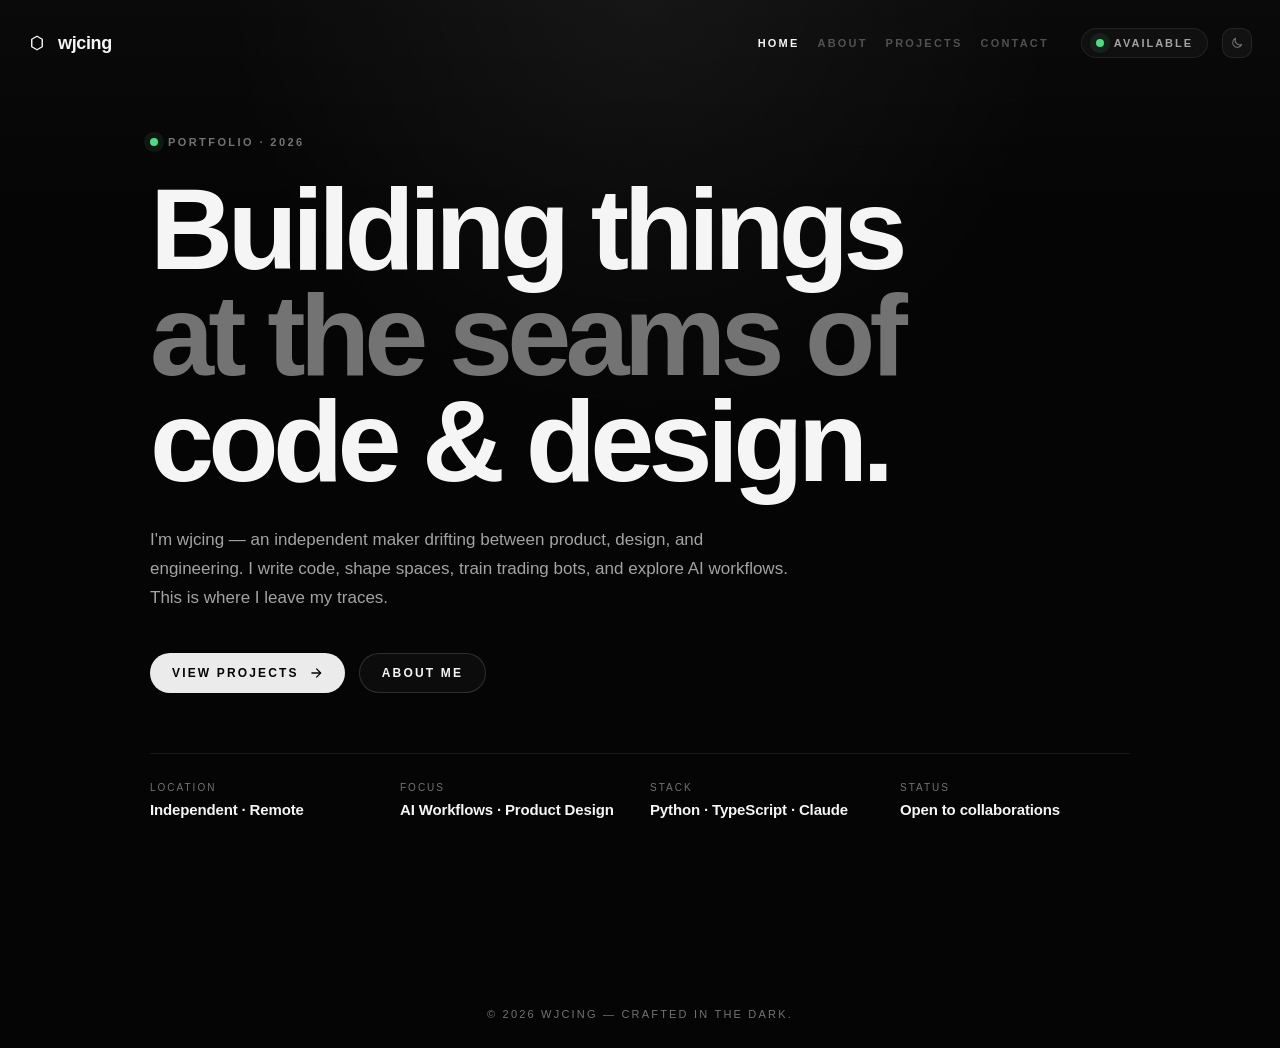
<file: index.html>
<!DOCTYPE html>
<html lang="en">
  <head>
    <meta charset="UTF-8" />
    <meta name="viewport" content="width=device-width, initial-scale=1.0" />
    <meta name="description" content="wjcing — personal portfolio." />
    <meta name="theme-color" content="#050505" />
    <title>wjcing</title>
    <script src="./scripts/theme.js"></script>
    <link rel="stylesheet" href="./styles/shared.css" />
    <link rel="stylesheet" href="./styles/home.css" />
  </head>
  <body data-page="home">
    <div class="app-shell">
      <header class="topbar">
        <a class="brand" href="./index.html" aria-label="Home">
          <svg viewBox="0 0 24 24" aria-hidden="true">
            <path d="M12 3 19 7v10l-7 4-7-4V7Z"></path>
          </svg>
          <span class="brand-name">wjcing</span>
        </a>

        <nav class="nav" aria-label="Site sections">
          <a class="nav-link is-active" href="./index.html">Home</a>
          <a class="nav-link" href="./about.html">About</a>
          <a class="nav-link" href="./projects.html">Projects</a>
          <a class="nav-link" href="./contact.html">Contact</a>
        </nav>

        <div class="session-cluster" aria-label="Session">
          <div class="status-chip">
            <span class="status-dot" aria-hidden="true"></span>
            Available
          </div>
          <button
            class="theme-toggle"
            type="button"
            data-theme-toggle
            aria-label="Switch to light mode"
            aria-pressed="false"
            title="Switch to light mode"
          >
            <svg class="theme-toggle-icon theme-toggle-icon--moon" viewBox="0 0 24 24" aria-hidden="true">
              <path d="M20 14.5A8 8 0 0 1 9.5 4a8 8 0 1 0 10.5 10.5Z"></path>
            </svg>
            <svg class="theme-toggle-icon theme-toggle-icon--sun" viewBox="0 0 24 24" aria-hidden="true">
              <circle cx="12" cy="12" r="4"></circle>
              <path d="M12 3v2"></path><path d="M12 19v2"></path>
              <path d="M3 12h2"></path><path d="M19 12h2"></path>
              <path d="m5.6 5.6 1.4 1.4"></path><path d="m17 17 1.4 1.4"></path>
              <path d="m5.6 18.4 1.4-1.4"></path><path d="m17 7 1.4-1.4"></path>
            </svg>
          </button>
        </div>
      </header>

      <main class="page-main" aria-label="Home">
        <section class="hero">
          <div class="hero-kicker">
            <span class="status-dot" aria-hidden="true"></span>
            Portfolio · 2026
          </div>

          <h1 class="hero-title">
            Building things<br />
            <em class="accent">at the seams of</em><br />
            code &amp; design.
          </h1>

          <p class="hero-copy">
            I'm wjcing — an independent maker drifting between product, design,
            and engineering. I write code, shape spaces, train trading bots,
            and explore AI workflows. This is where I leave my traces.
          </p>

          <div class="hero-actions">
            <a class="btn-invert" href="./projects.html">
              View Projects
              <svg viewBox="0 0 24 24" width="14" height="14" stroke="currentColor" stroke-width="2.2" fill="none" stroke-linecap="round" stroke-linejoin="round" aria-hidden="true">
                <path d="M5 12h14"></path><path d="m13 5 7 7-7 7"></path>
              </svg>
            </a>
            <a class="btn-ghost" href="./about.html">About Me</a>
          </div>

          <div class="hero-meta">
            <div class="hero-meta-item">
              <span class="hero-meta-label">Location</span>
              <span class="hero-meta-value">Independent · Remote</span>
            </div>
            <div class="hero-meta-item">
              <span class="hero-meta-label">Focus</span>
              <span class="hero-meta-value">AI Workflows · Product Design</span>
            </div>
            <div class="hero-meta-item">
              <span class="hero-meta-label">Stack</span>
              <span class="hero-meta-value">Python · TypeScript · Claude</span>
            </div>
            <div class="hero-meta-item">
              <span class="hero-meta-label">Status</span>
              <span class="hero-meta-value">Open to collaborations</span>
            </div>
          </div>
        </section>
      </main>

      <footer class="site-foot">© 2026 wjcing — Crafted in the dark.</footer>
    </div>
  </body>
</html>
</file>
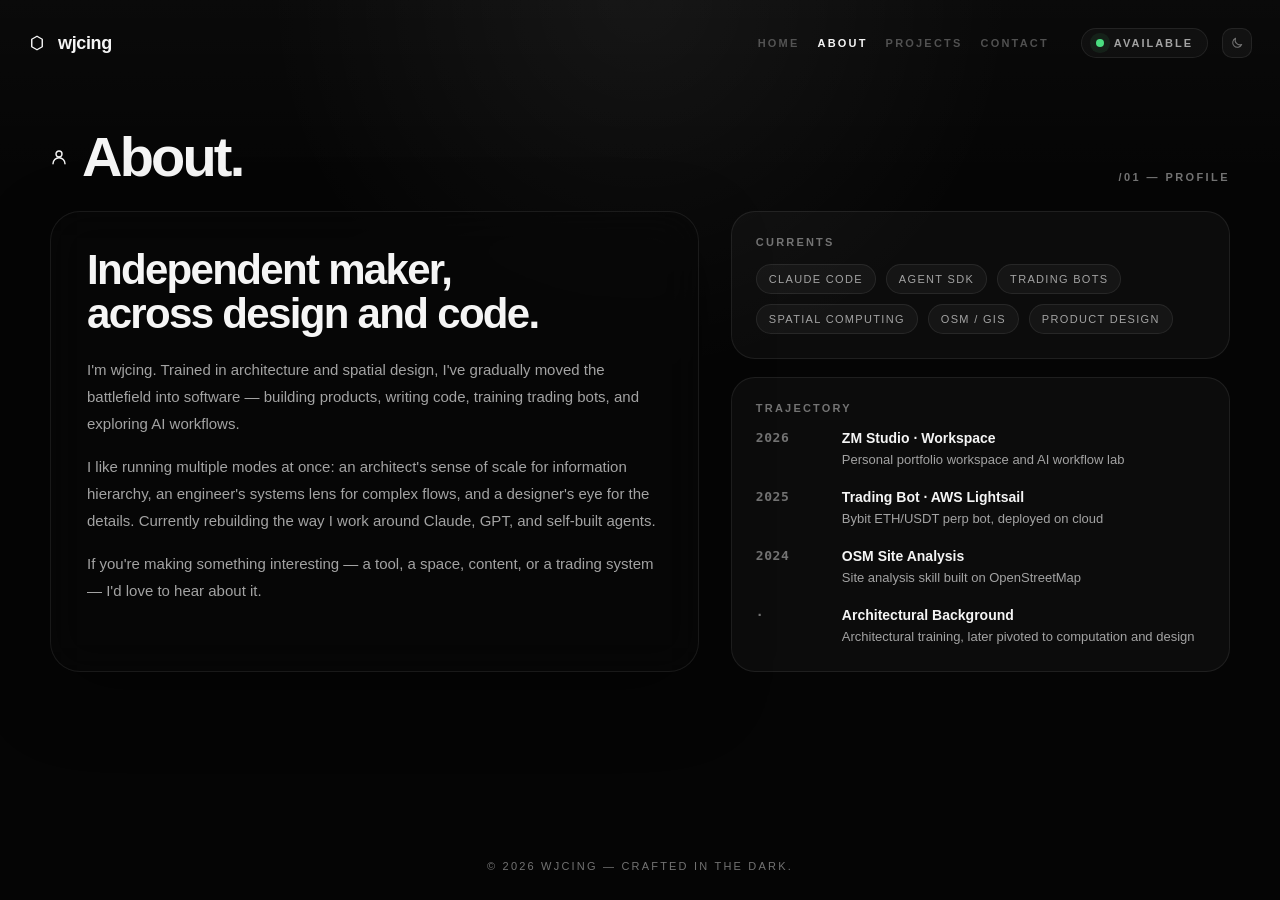
<file: about.html>
<!DOCTYPE html>
<html lang="en">
  <head>
    <meta charset="UTF-8" />
    <meta name="viewport" content="width=device-width, initial-scale=1.0" />
    <meta name="description" content="About wjcing." />
    <meta name="theme-color" content="#050505" />
    <title>About · wjcing</title>
    <script src="./scripts/theme.js"></script>
    <link rel="stylesheet" href="./styles/shared.css" />
    <link rel="stylesheet" href="./styles/about.css" />
  </head>
  <body data-page="about">
    <div class="app-shell">
      <header class="topbar">
        <a class="brand" href="./index.html" aria-label="Home">
          <svg viewBox="0 0 24 24" aria-hidden="true">
            <path d="M12 3 19 7v10l-7 4-7-4V7Z"></path>
          </svg>
          <span class="brand-name">wjcing</span>
        </a>

        <nav class="nav" aria-label="Site sections">
          <a class="nav-link" href="./index.html">Home</a>
          <a class="nav-link is-active" href="./about.html">About</a>
          <a class="nav-link" href="./projects.html">Projects</a>
          <a class="nav-link" href="./contact.html">Contact</a>
        </nav>

        <div class="session-cluster">
          <div class="status-chip"><span class="status-dot" aria-hidden="true"></span>Available</div>
          <button class="theme-toggle" type="button" data-theme-toggle aria-label="Switch to light mode">
            <svg class="theme-toggle-icon theme-toggle-icon--moon" viewBox="0 0 24 24" aria-hidden="true">
              <path d="M20 14.5A8 8 0 0 1 9.5 4a8 8 0 1 0 10.5 10.5Z"></path>
            </svg>
            <svg class="theme-toggle-icon theme-toggle-icon--sun" viewBox="0 0 24 24" aria-hidden="true">
              <circle cx="12" cy="12" r="4"></circle>
              <path d="M12 3v2"></path><path d="M12 19v2"></path>
              <path d="M3 12h2"></path><path d="M19 12h2"></path>
              <path d="m5.6 5.6 1.4 1.4"></path><path d="m17 17 1.4 1.4"></path>
              <path d="m5.6 18.4 1.4-1.4"></path><path d="m17 7 1.4-1.4"></path>
            </svg>
          </button>
        </div>
      </header>

      <main class="page-main" aria-label="About">
        <div class="section-wrap">
          <div class="section-head">
            <div class="section-kicker">
              <svg class="icon" viewBox="0 0 24 24" aria-hidden="true">
                <circle cx="12" cy="8" r="4"></circle>
                <path d="M4 21c0-4.4 3.6-8 8-8s8 3.6 8 8"></path>
              </svg>
              <h1>About.</h1>
            </div>
            <span class="kicker-label">/01 — Profile</span>
          </div>

          <div class="about-grid">
            <article class="about-lede">
              <h2>Independent maker,<br/>across design and code.</h2>
              <p>
                I'm wjcing. Trained in architecture and spatial design, I've gradually
                moved the battlefield into software — building products, writing code,
                training trading bots, and exploring AI workflows.
              </p>
              <p>
                I like running multiple modes at once: an architect's sense of scale
                for information hierarchy, an engineer's systems lens for complex flows,
                and a designer's eye for the details. Currently rebuilding the way I
                work around Claude, GPT, and self-built agents.
              </p>
              <p>
                If you're making something interesting — a tool, a space, content, or
                a trading system — I'd love to hear about it.
              </p>
            </article>

            <aside class="about-side">
              <section class="about-card">
                <header class="about-card-head">
                  <span class="about-card-kicker">Currents</span>
                </header>
                <div class="tag-row">
                  <span class="tag">Claude Code</span>
                  <span class="tag">Agent SDK</span>
                  <span class="tag">Trading Bots</span>
                  <span class="tag">Spatial Computing</span>
                  <span class="tag">OSM / GIS</span>
                  <span class="tag">Product Design</span>
                </div>
              </section>

              <section class="about-card">
                <header class="about-card-head">
                  <span class="about-card-kicker">Trajectory</span>
                </header>
                <div class="timeline">
                  <div class="timeline-item">
                    <span class="timeline-year">2026</span>
                    <div class="timeline-body">
                      <span class="timeline-title">ZM Studio · Workspace</span>
                      <span class="timeline-note">Personal portfolio workspace and AI workflow lab</span>
                    </div>
                  </div>
                  <div class="timeline-item">
                    <span class="timeline-year">2025</span>
                    <div class="timeline-body">
                      <span class="timeline-title">Trading Bot · AWS Lightsail</span>
                      <span class="timeline-note">Bybit ETH/USDT perp bot, deployed on cloud</span>
                    </div>
                  </div>
                  <div class="timeline-item">
                    <span class="timeline-year">2024</span>
                    <div class="timeline-body">
                      <span class="timeline-title">OSM Site Analysis</span>
                      <span class="timeline-note">Site analysis skill built on OpenStreetMap</span>
                    </div>
                  </div>
                  <div class="timeline-item">
                    <span class="timeline-year">·</span>
                    <div class="timeline-body">
                      <span class="timeline-title">Architectural Background</span>
                      <span class="timeline-note">Architectural training, later pivoted to computation and design</span>
                    </div>
                  </div>
                </div>
              </section>
            </aside>
          </div>
        </div>
      </main>

      <footer class="site-foot">© 2026 wjcing — Crafted in the dark.</footer>
    </div>
  </body>
</html>
</file>
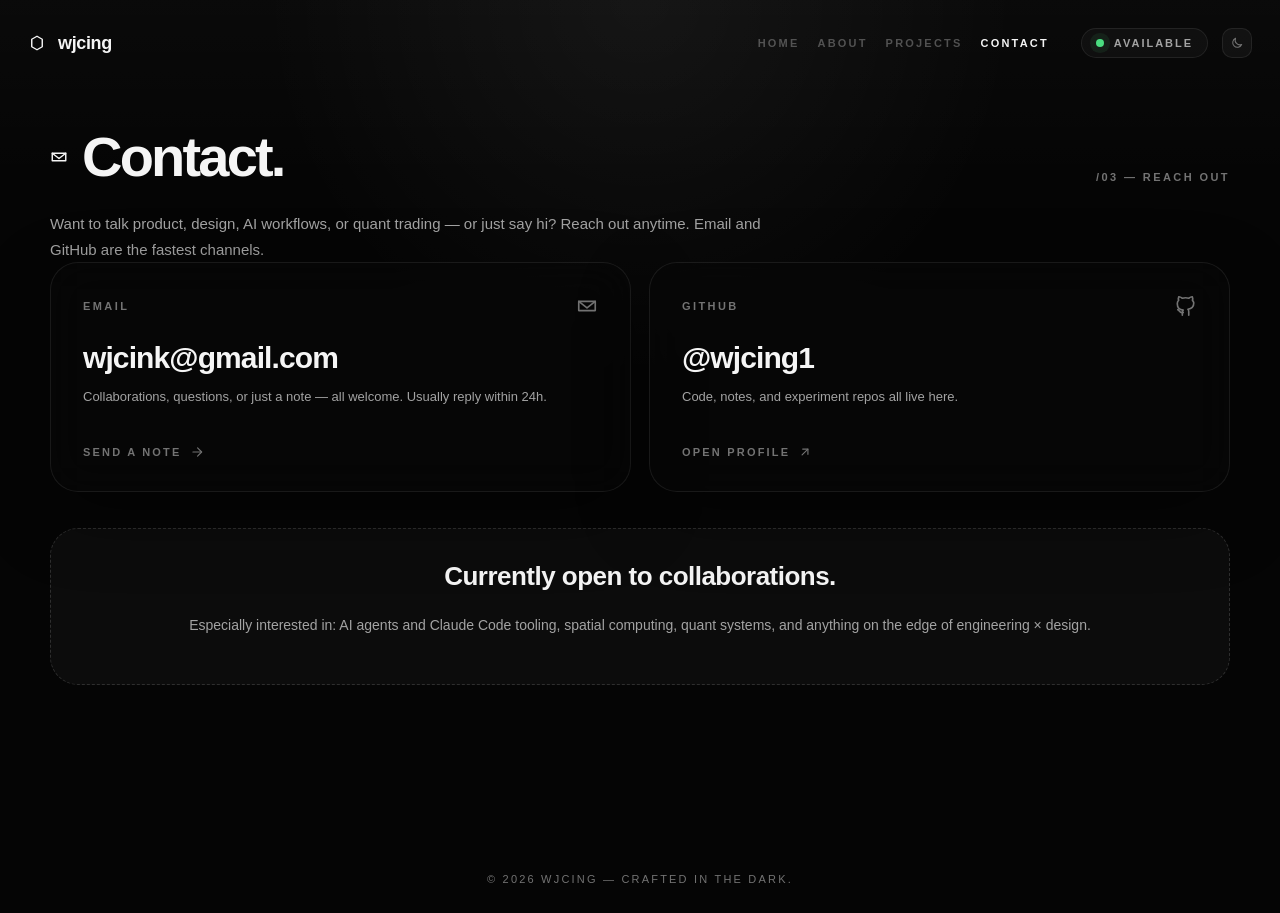
<file: contact.html>
<!DOCTYPE html>
<html lang="en">
  <head>
    <meta charset="UTF-8" />
    <meta name="viewport" content="width=device-width, initial-scale=1.0" />
    <meta name="description" content="Get in touch with wjcing." />
    <meta name="theme-color" content="#050505" />
    <title>Contact · wjcing</title>
    <script src="./scripts/theme.js"></script>
    <link rel="stylesheet" href="./styles/shared.css" />
    <link rel="stylesheet" href="./styles/contact.css" />
  </head>
  <body data-page="contact">
    <div class="app-shell">
      <header class="topbar">
        <a class="brand" href="./index.html" aria-label="Home">
          <svg viewBox="0 0 24 24" aria-hidden="true">
            <path d="M12 3 19 7v10l-7 4-7-4V7Z"></path>
          </svg>
          <span class="brand-name">wjcing</span>
        </a>

        <nav class="nav" aria-label="Site sections">
          <a class="nav-link" href="./index.html">Home</a>
          <a class="nav-link" href="./about.html">About</a>
          <a class="nav-link" href="./projects.html">Projects</a>
          <a class="nav-link is-active" href="./contact.html">Contact</a>
        </nav>

        <div class="session-cluster">
          <div class="status-chip"><span class="status-dot" aria-hidden="true"></span>Available</div>
          <button class="theme-toggle" type="button" data-theme-toggle aria-label="Switch to light mode">
            <svg class="theme-toggle-icon theme-toggle-icon--moon" viewBox="0 0 24 24" aria-hidden="true">
              <path d="M20 14.5A8 8 0 0 1 9.5 4a8 8 0 1 0 10.5 10.5Z"></path>
            </svg>
            <svg class="theme-toggle-icon theme-toggle-icon--sun" viewBox="0 0 24 24" aria-hidden="true">
              <circle cx="12" cy="12" r="4"></circle>
              <path d="M12 3v2"></path><path d="M12 19v2"></path>
              <path d="M3 12h2"></path><path d="M19 12h2"></path>
              <path d="m5.6 5.6 1.4 1.4"></path><path d="m17 17 1.4 1.4"></path>
              <path d="m5.6 18.4 1.4-1.4"></path><path d="m17 7 1.4-1.4"></path>
            </svg>
          </button>
        </div>
      </header>

      <main class="page-main" aria-label="Contact">
        <div class="section-wrap">
          <div class="section-head">
            <div class="section-kicker">
              <svg class="icon" viewBox="0 0 24 24" aria-hidden="true">
                <path d="M3 7h18v10H3z"></path>
                <path d="m3 7 9 7 9-7"></path>
              </svg>
              <h1>Contact.</h1>
            </div>
            <span class="kicker-label">/03 — Reach out</span>
          </div>

          <p class="section-copy">
            Want to talk product, design, AI workflows, or quant trading — or just
            say hi? Reach out anytime. Email and GitHub are the fastest channels.
          </p>

          <div class="contact-grid">
            <a class="contact-card" href="mailto:wjcink@gmail.com">
              <header class="contact-card-head">
                <span class="contact-card-kicker">Email</span>
                <svg class="contact-card-icon" viewBox="0 0 24 24" aria-hidden="true">
                  <path d="M3 7h18v10H3z"></path>
                  <path d="m3 7 9 7 9-7"></path>
                </svg>
              </header>
              <div>
                <div class="contact-card-title">wjcink@gmail.com</div>
                <p class="contact-card-note">Collaborations, questions, or just a note — all welcome. Usually reply within 24h.</p>
              </div>
              <span class="contact-card-arrow">
                Send a note
                <svg viewBox="0 0 24 24" aria-hidden="true"><path d="M5 12h14"></path><path d="m13 5 7 7-7 7"></path></svg>
              </span>
            </a>

            <a class="contact-card" href="https://github.com/wjcing1" target="_blank" rel="noopener noreferrer">
              <header class="contact-card-head">
                <span class="contact-card-kicker">GitHub</span>
                <svg class="contact-card-icon" viewBox="0 0 24 24" aria-hidden="true">
                  <path d="M9 19c-4 1.5-4-2.5-6-3"></path>
                  <path d="M15 22v-3.87a3.37 3.37 0 0 0-.94-2.61c3.14-.35 6.44-1.54 6.44-7A5.44 5.44 0 0 0 19 5.77 5.07 5.07 0 0 0 18.91 2S17.73 1.65 15 3.48a13.38 13.38 0 0 0-7 0C5.27 1.65 4.09 2 4.09 2A5.07 5.07 0 0 0 4 5.77a5.44 5.44 0 0 0-1.5 3.78c0 5.42 3.3 6.61 6.44 7A3.37 3.37 0 0 0 8 19.13V22"></path>
                </svg>
              </header>
              <div>
                <div class="contact-card-title">@wjcing1</div>
                <p class="contact-card-note">Code, notes, and experiment repos all live here.</p>
              </div>
              <span class="contact-card-arrow">
                Open profile
                <svg viewBox="0 0 24 24" aria-hidden="true"><path d="M7 17 17 7"></path><path d="M8 7h9v9"></path></svg>
              </span>
            </a>
          </div>

          <section class="contact-banner">
            <div class="contact-banner-title">Currently open to collaborations.</div>
            <p class="contact-banner-note">
              Especially interested in: AI agents and Claude Code tooling, spatial
              computing, quant systems, and anything on the edge of engineering × design.
            </p>
          </section>
        </div>
      </main>

      <footer class="site-foot">© 2026 wjcing — Crafted in the dark.</footer>
    </div>
  </body>
</html>
</file>
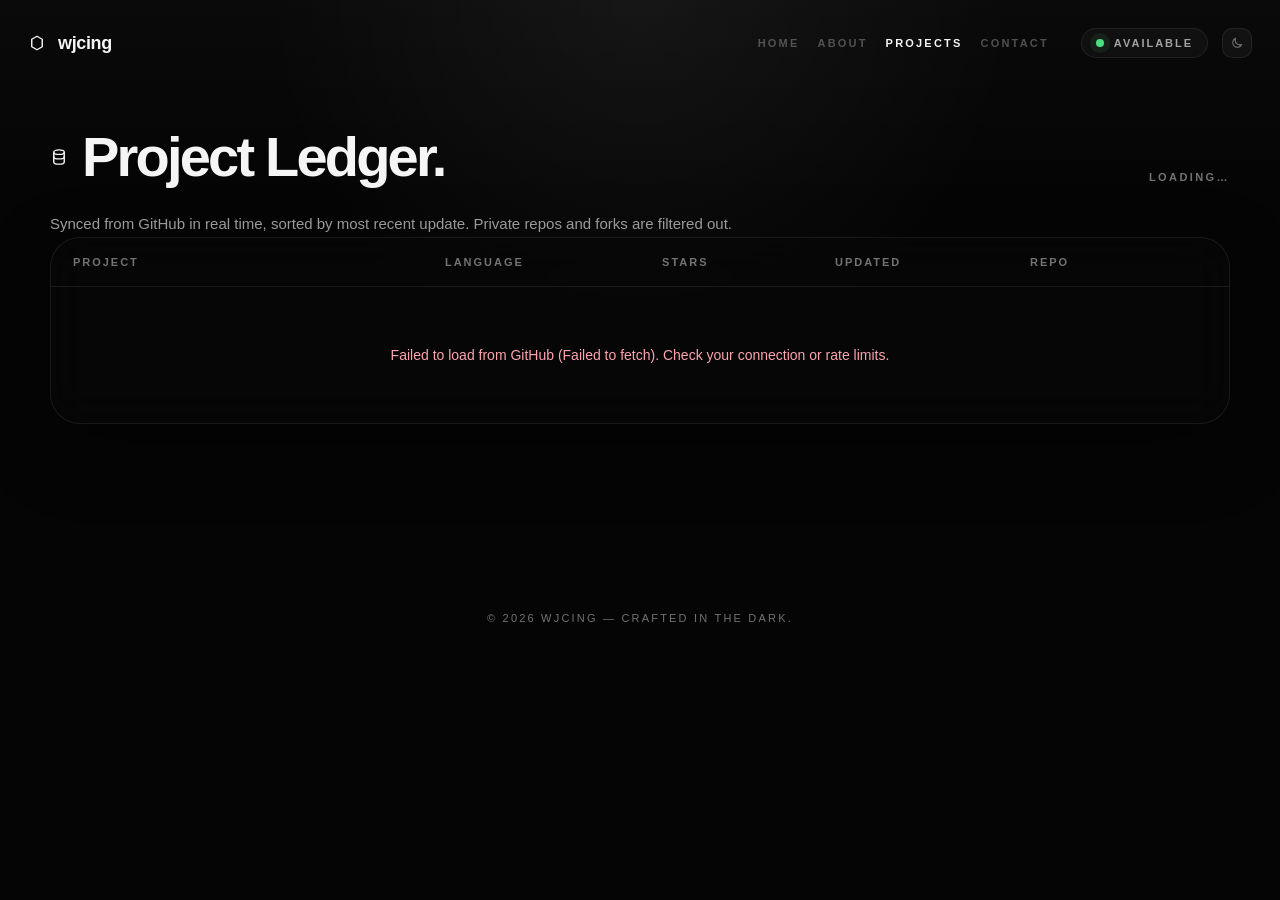
<file: projects.html>
<!DOCTYPE html>
<html lang="en">
  <head>
    <meta charset="UTF-8" />
    <meta name="viewport" content="width=device-width, initial-scale=1.0" />
    <meta name="description" content="wjcing — projects ledger." />
    <meta name="theme-color" content="#050505" />
    <title>Projects · wjcing</title>
    <script src="./scripts/theme.js"></script>
    <link rel="stylesheet" href="./styles/shared.css" />
    <link rel="stylesheet" href="./styles/projects.css" />
  </head>
  <body data-page="projects">
    <div class="app-shell">
      <header class="topbar">
        <a class="brand" href="./index.html" aria-label="Home">
          <svg viewBox="0 0 24 24" aria-hidden="true">
            <path d="M12 3 19 7v10l-7 4-7-4V7Z"></path>
          </svg>
          <span class="brand-name">wjcing</span>
        </a>

        <nav class="nav" aria-label="Site sections">
          <a class="nav-link" href="./index.html">Home</a>
          <a class="nav-link" href="./about.html">About</a>
          <a class="nav-link is-active" href="./projects.html">Projects</a>
          <a class="nav-link" href="./contact.html">Contact</a>
        </nav>

        <div class="session-cluster">
          <div class="status-chip"><span class="status-dot" aria-hidden="true"></span>Available</div>
          <button class="theme-toggle" type="button" data-theme-toggle aria-label="Switch to light mode">
            <svg class="theme-toggle-icon theme-toggle-icon--moon" viewBox="0 0 24 24" aria-hidden="true">
              <path d="M20 14.5A8 8 0 0 1 9.5 4a8 8 0 1 0 10.5 10.5Z"></path>
            </svg>
            <svg class="theme-toggle-icon theme-toggle-icon--sun" viewBox="0 0 24 24" aria-hidden="true">
              <circle cx="12" cy="12" r="4"></circle>
              <path d="M12 3v2"></path><path d="M12 19v2"></path>
              <path d="M3 12h2"></path><path d="M19 12h2"></path>
              <path d="m5.6 5.6 1.4 1.4"></path><path d="m17 17 1.4 1.4"></path>
              <path d="m5.6 18.4 1.4-1.4"></path><path d="m17 7 1.4-1.4"></path>
            </svg>
          </button>
        </div>
      </header>

      <main class="page-main" aria-label="Projects">
        <div class="section-wrap">
          <div class="section-head">
            <div class="section-kicker">
              <svg class="icon" viewBox="0 0 24 24" aria-hidden="true">
                <ellipse cx="12" cy="5.5" rx="7" ry="3"></ellipse>
                <path d="M5 5.5v6c0 1.7 3.1 3 7 3s7-1.3 7-3v-6"></path>
                <path d="M5 11.5v7c0 1.7 3.1 3 7 3s7-1.3 7-3v-7"></path>
              </svg>
              <h1>Project Ledger.</h1>
            </div>
            <span class="kicker-label" id="projectsCount">Loading…</span>
          </div>

          <p class="section-copy">
            Synced from GitHub in real time, sorted by most recent update.
            Private repos and forks are filtered out.
          </p>

          <section class="data-grid" aria-label="GitHub repositories">
            <header class="grid-head" role="row">
              <div>Project</div>
              <div>Language</div>
              <div>Stars</div>
              <div>Updated</div>
              <div>Repo</div>
            </header>
            <div id="projectsBody">
              <div class="grid-loading">
                <span class="skeleton" style="width: 60%; height: 18px"></span>
                <br /><br />
                Pulling from GitHub…
              </div>
            </div>
          </section>
        </div>
      </main>

      <footer class="site-foot">© 2026 wjcing — Crafted in the dark.</footer>
    </div>
    <script src="./scripts/projects.js"></script>
  </body>
</html>
</file>
<file: styles/shared.css>
:root {
  --bg: #050505;
  --panel: rgba(10, 10, 10, 0.82);
  --panel-strong: rgba(15, 15, 15, 0.96);
  --panel-border: rgba(90, 90, 90, 0.22);
  --line: rgba(255, 255, 255, 0.08);
  --line-strong: rgba(255, 255, 255, 0.14);
  --text: #f5f5f5;
  --muted: #a3a3a3;
  --soft: #737373;
  --accent: #d4d4d4;
  --shadow: 0 24px 70px rgba(0, 0, 0, 0.36);
  --radius: 24px;
  --surface-1: rgba(255, 255, 255, 0.03);
  --surface-2: rgba(255, 255, 255, 0.04);
  --surface-3: rgba(255, 255, 255, 0.06);
  --surface-4: rgba(255, 255, 255, 0.08);
  --surface-strong: rgba(255, 255, 255, 0.14);
  --panel-glass: rgba(7, 7, 7, 0.58);
  --panel-glass-strong: rgba(10, 10, 10, 0.82);
  --top-glow-1: rgba(255, 255, 255, 0.05);
  --top-glow-2: rgba(255, 255, 255, 0.02);
  --scrollbar-thumb: #2f2f2f;
  --status-dot: #4ade80;
  --btn-invert-bg: rgba(255, 255, 255, 0.92);
  --btn-invert-fg: #050505;
  color-scheme: dark;
}

:root[data-theme="light"] {
  --bg: #f6f5f2;
  --panel: rgba(255, 255, 255, 0.92);
  --panel-strong: rgba(255, 255, 255, 0.98);
  --panel-border: rgba(0, 0, 0, 0.12);
  --line: rgba(0, 0, 0, 0.08);
  --line-strong: rgba(0, 0, 0, 0.14);
  --text: #111111;
  --muted: #57534e;
  --soft: #78716c;
  --accent: #1a1a1a;
  --shadow: 0 24px 70px rgba(0, 0, 0, 0.10);
  --surface-1: rgba(0, 0, 0, 0.03);
  --surface-2: rgba(0, 0, 0, 0.04);
  --surface-3: rgba(0, 0, 0, 0.06);
  --surface-4: rgba(0, 0, 0, 0.08);
  --surface-strong: rgba(0, 0, 0, 0.14);
  --panel-glass: rgba(255, 255, 255, 0.78);
  --panel-glass-strong: rgba(255, 255, 255, 0.92);
  --top-glow-1: rgba(0, 0, 0, 0.04);
  --top-glow-2: rgba(0, 0, 0, 0.02);
  --scrollbar-thumb: #c8c5be;
  --status-dot: #16a34a;
  --btn-invert-bg: rgba(15, 15, 15, 0.92);
  --btn-invert-fg: #ffffff;
  color-scheme: light;
}

* { box-sizing: border-box; }

html, body {
  margin: 0;
  width: 100%;
  min-height: 100%;
  background:
    radial-gradient(circle at top center, var(--top-glow-1), transparent 34%),
    linear-gradient(180deg, var(--top-glow-2), transparent 20%),
    var(--bg);
  color: var(--text);
  font-family: "Avenir Next", "Helvetica Neue", Helvetica, Arial, "PingFang SC", "Microsoft YaHei", sans-serif;
}

body {
  -webkit-font-smoothing: antialiased;
  text-rendering: optimizeLegibility;
}

a, button, input, textarea { font: inherit; }
a { color: inherit; }
button { border: 0; background: none; color: inherit; cursor: pointer; }
img { display: block; max-width: 100%; }

.app-shell {
  position: relative;
  min-height: 100vh;
  isolation: isolate;
}

/* ---------- Top bar ---------- */
.topbar {
  position: fixed;
  top: 0; left: 0; right: 0;
  z-index: 40;
  display: flex;
  align-items: center;
  gap: 24px;
  padding: 28px 28px 0;
  pointer-events: none;
}

.brand, .nav, .session-cluster { pointer-events: auto; }

.brand {
  display: inline-flex;
  align-items: center;
  gap: 12px;
  text-decoration: none;
}

.brand svg { transition: transform 0.65s ease; }
.brand:hover svg { transform: rotate(90deg); }

.brand-name {
  font-size: 18px;
  font-weight: 700;
  letter-spacing: -0.02em;
}

.nav {
  display: inline-flex;
  align-items: center;
  justify-content: flex-end;
  gap: 18px;
  margin-left: auto;
}

.nav-link {
  display: inline-flex;
  align-items: center;
  gap: 10px;
  padding: 8px 0;
  background: transparent;
  color: var(--soft);
  opacity: 0.68;
  font-size: 11px;
  font-weight: 700;
  letter-spacing: 0.2em;
  text-transform: uppercase;
  text-decoration: none;
  transition: color 0.2s ease, opacity 0.2s ease;
}

.nav-link:hover { color: var(--accent); opacity: 0.9; }
.nav-link.is-active { color: var(--text); opacity: 1; }

.nav-link svg, .brand svg, .icon {
  width: 18px;
  height: 18px;
  stroke: currentColor;
  stroke-width: 1.9;
  stroke-linecap: round;
  stroke-linejoin: round;
  fill: none;
  flex: 0 0 auto;
}

.session-cluster {
  display: inline-flex;
  align-items: center;
  gap: 14px;
  margin-left: 8px;
}

.status-chip {
  display: inline-flex;
  align-items: center;
  gap: 10px;
  padding: 0 14px;
  min-height: 30px;
  border: 1px solid var(--line);
  border-radius: 999px;
  color: var(--muted);
  background: var(--surface-1);
  font-size: 11px;
  font-weight: 700;
  letter-spacing: 0.18em;
  text-transform: uppercase;
}

.status-dot {
  width: 8px;
  height: 8px;
  border-radius: 50%;
  background: var(--status-dot);
  box-shadow: 0 0 0 6px rgba(74, 222, 128, 0.08);
  animation: pulse 1.8s infinite;
}

@keyframes pulse {
  0%, 100% { transform: scale(1); opacity: 0.85; }
  50% { transform: scale(1.35); opacity: 1; }
}

.theme-toggle {
  display: inline-flex;
  align-items: center;
  justify-content: center;
  width: 30px;
  height: 30px;
  border-radius: 10px;
  border: 1px solid var(--line);
  background: var(--surface-2);
  color: var(--soft);
  transition: background 0.18s ease, color 0.18s ease, border-color 0.18s ease;
}

.theme-toggle:hover, .theme-toggle:focus-visible {
  color: var(--text);
  border-color: var(--line-strong);
  background: var(--surface-3);
  outline: none;
}

.theme-toggle-icon {
  width: 14px;
  height: 14px;
  stroke: currentColor;
  stroke-width: 1.8;
  stroke-linecap: round;
  stroke-linejoin: round;
  fill: none;
}

.theme-toggle .theme-toggle-icon--sun { display: none; }
:root[data-theme="light"] .theme-toggle .theme-toggle-icon--sun { display: block; }
:root[data-theme="light"] .theme-toggle .theme-toggle-icon--moon { display: none; }

/* ---------- Page chrome ---------- */
.page-main {
  padding: 130px 28px 80px;
}

.section-wrap {
  max-width: 1180px;
  margin: 0 auto;
}

.section-head {
  display: flex;
  align-items: end;
  justify-content: space-between;
  gap: 20px;
  margin-bottom: 28px;
}

.section-kicker {
  display: inline-flex;
  align-items: center;
  gap: 14px;
}

.section-kicker h1 {
  margin: 0;
  font-size: clamp(34px, 4.8vw, 56px);
  line-height: 0.95;
  letter-spacing: -0.05em;
}

.section-copy {
  margin: 14px 0 0;
  max-width: 720px;
  color: var(--muted);
  font-size: 15px;
  line-height: 1.7;
}

.kicker-label {
  display: inline-block;
  color: var(--soft);
  font-size: 11px;
  font-weight: 700;
  letter-spacing: 0.22em;
  text-transform: uppercase;
}

.panel-surface {
  border-radius: 28px;
  border: 1px solid var(--line);
  background: var(--panel-glass);
  backdrop-filter: blur(22px);
  box-shadow: var(--shadow);
}

.tag-row {
  display: flex;
  flex-wrap: wrap;
  gap: 10px;
}

.tag {
  display: inline-flex;
  align-items: center;
  padding: 8px 12px;
  border-radius: 999px;
  border: 1px solid var(--line);
  background: var(--surface-2);
  color: var(--muted);
  font-size: 11px;
  letter-spacing: 0.12em;
  text-transform: uppercase;
}

.empty-state {
  display: grid;
  place-items: center;
  gap: 10px;
  min-height: 220px;
  padding: 28px;
  text-align: center;
  color: var(--muted);
  border-radius: 28px;
  border: 1px dashed var(--line-strong);
  background: var(--surface-1);
}

.btn-invert {
  display: inline-flex;
  align-items: center;
  gap: 10px;
  padding: 12px 22px;
  border-radius: 999px;
  background: var(--btn-invert-bg);
  color: var(--btn-invert-fg);
  font-size: 12px;
  font-weight: 700;
  letter-spacing: 0.18em;
  text-transform: uppercase;
  text-decoration: none;
  transition: transform 0.2s ease, box-shadow 0.2s ease;
}

.btn-invert:hover {
  transform: translateY(-1px);
  box-shadow: 0 12px 32px rgba(0,0,0,0.25);
}

.btn-ghost {
  display: inline-flex;
  align-items: center;
  gap: 10px;
  padding: 12px 22px;
  border-radius: 999px;
  border: 1px solid var(--line-strong);
  color: var(--text);
  background: var(--surface-1);
  font-size: 12px;
  font-weight: 700;
  letter-spacing: 0.18em;
  text-transform: uppercase;
  text-decoration: none;
  transition: background 0.2s ease, border-color 0.2s ease;
}

.btn-ghost:hover {
  background: var(--surface-3);
  border-color: var(--line-strong);
}

.mono {
  font-family: ui-monospace, SFMono-Regular, Menlo, monospace;
}

/* ---------- Footer ---------- */
.site-foot {
  margin-top: 80px;
  padding: 28px;
  text-align: center;
  color: var(--soft);
  font-size: 11px;
  letter-spacing: 0.2em;
  text-transform: uppercase;
}

/* ---------- Responsive ---------- */
@media (max-width: 1080px) {
  .topbar { flex-wrap: wrap; }
}

@media (max-width: 820px) {
  .topbar {
    flex-direction: column;
    align-items: start;
    padding: 20px 20px 0;
  }
  .nav { width: 100%; overflow-x: auto; }
  .nav-link { flex: 1 0 auto; }
  .page-main { padding: 154px 20px 32px; }
  .section-head { align-items: start; flex-direction: column; }
}

@media (max-width: 640px) {
  .session-cluster { width: 100%; margin-left: 0; justify-content: space-between; }
}
</file>
<file: styles/home.css>
body[data-page="home"] .page-main {
  display: grid;
  place-items: center;
  min-height: 100vh;
  padding: 130px 28px 80px;
}

.hero {
  position: relative;
  width: 100%;
  max-width: 980px;
  text-align: left;
}

.hero-kicker {
  display: inline-flex;
  align-items: center;
  gap: 10px;
  margin-bottom: 28px;
  color: var(--soft);
  font-size: 11px;
  font-weight: 700;
  letter-spacing: 0.22em;
  text-transform: uppercase;
}

.hero-kicker .status-dot {
  width: 8px;
  height: 8px;
}

.hero-title {
  margin: 0;
  font-size: clamp(56px, 9vw, 132px);
  line-height: 0.92;
  letter-spacing: -0.05em;
  font-weight: 700;
}

.hero-title .accent {
  color: var(--soft);
  font-style: normal;
}

.hero-copy {
  margin: 32px 0 0;
  max-width: 640px;
  color: var(--muted);
  font-size: 17px;
  line-height: 1.7;
}

.hero-actions {
  display: flex;
  flex-wrap: wrap;
  gap: 14px;
  margin-top: 40px;
}

.hero-meta {
  margin-top: 60px;
  padding-top: 28px;
  border-top: 1px solid var(--line);
  display: grid;
  grid-template-columns: repeat(auto-fit, minmax(180px, 1fr));
  gap: 20px;
}

.hero-meta-item {
  display: grid;
  gap: 8px;
}

.hero-meta-label {
  color: var(--soft);
  font-size: 10px;
  letter-spacing: 0.2em;
  text-transform: uppercase;
}

.hero-meta-value {
  color: var(--text);
  font-size: 15px;
  font-weight: 600;
  letter-spacing: -0.01em;
}

@media (max-width: 640px) {
  .hero-title { font-size: clamp(44px, 12vw, 72px); }
  .hero-copy { font-size: 15px; }
}
</file>
<file: styles/about.css>
body[data-page="about"] .page-main { padding-bottom: 80px; }

.about-grid {
  display: grid;
  grid-template-columns: 1.3fr 1fr;
  gap: 32px;
  margin-top: 8px;
}

.about-lede {
  padding: 36px;
  border-radius: 30px;
  border: 1px solid var(--line);
  background: var(--panel-glass);
  backdrop-filter: blur(22px);
  box-shadow: var(--shadow);
}

.about-lede h2 {
  margin: 0 0 20px;
  font-size: clamp(28px, 3.6vw, 42px);
  line-height: 1.05;
  letter-spacing: -0.04em;
}

.about-lede p {
  margin: 0 0 16px;
  color: var(--muted);
  font-size: 15px;
  line-height: 1.8;
}

.about-lede p:last-child { margin-bottom: 0; }

.about-side {
  display: grid;
  gap: 18px;
  align-content: start;
}

.about-card {
  padding: 24px;
  border-radius: 24px;
  border: 1px solid var(--line);
  background: var(--surface-1);
}

.about-card-head {
  display: flex;
  align-items: center;
  justify-content: space-between;
  gap: 12px;
  margin-bottom: 16px;
}

.about-card-kicker {
  color: var(--soft);
  font-size: 11px;
  font-weight: 700;
  letter-spacing: 0.2em;
  text-transform: uppercase;
}

.timeline {
  display: grid;
  gap: 18px;
}

.timeline-item {
  display: grid;
  grid-template-columns: 70px 1fr;
  gap: 16px;
}

.timeline-year {
  color: var(--soft);
  font-size: 13px;
  font-weight: 700;
  letter-spacing: 0.04em;
  font-family: ui-monospace, SFMono-Regular, Menlo, monospace;
}

.timeline-body {
  display: grid;
  gap: 4px;
}

.timeline-title {
  color: var(--text);
  font-size: 14px;
  font-weight: 600;
}

.timeline-note {
  color: var(--muted);
  font-size: 13px;
  line-height: 1.6;
}

@media (max-width: 920px) {
  .about-grid { grid-template-columns: 1fr; }
  .about-lede { padding: 28px; }
}
</file>
<file: styles/contact.css>
body[data-page="contact"] .page-main { padding-bottom: 80px; }

.contact-grid {
  display: grid;
  grid-template-columns: 1fr 1fr;
  gap: 18px;
}

.contact-card {
  display: flex;
  flex-direction: column;
  justify-content: space-between;
  padding: 32px;
  border-radius: 28px;
  border: 1px solid var(--line);
  background: var(--panel-glass);
  backdrop-filter: blur(22px);
  box-shadow: var(--shadow);
  text-decoration: none;
  color: inherit;
  min-height: 200px;
  transition: transform 0.25s ease, border-color 0.25s ease, background 0.25s ease;
}

.contact-card:hover {
  transform: translateY(-2px);
  border-color: var(--line-strong);
  background: var(--panel-glass-strong);
}

.contact-card-head {
  display: flex;
  align-items: center;
  justify-content: space-between;
  gap: 12px;
  margin-bottom: 24px;
}

.contact-card-kicker {
  color: var(--soft);
  font-size: 11px;
  font-weight: 700;
  letter-spacing: 0.22em;
  text-transform: uppercase;
}

.contact-card-icon {
  width: 22px;
  height: 22px;
  stroke: var(--soft);
  stroke-width: 1.8;
  stroke-linecap: round;
  stroke-linejoin: round;
  fill: none;
  transition: stroke 0.2s ease, transform 0.4s ease;
}

.contact-card:hover .contact-card-icon {
  stroke: var(--text);
  transform: rotate(-12deg) scale(1.05);
}

.contact-card-title {
  font-size: clamp(22px, 3vw, 30px);
  font-weight: 700;
  letter-spacing: -0.03em;
  word-break: break-all;
}

.contact-card-note {
  margin-top: 12px;
  color: var(--muted);
  font-size: 13px;
  line-height: 1.6;
}

.contact-card-arrow {
  display: inline-flex;
  align-items: center;
  gap: 8px;
  margin-top: 24px;
  color: var(--soft);
  font-size: 11px;
  font-weight: 700;
  letter-spacing: 0.2em;
  text-transform: uppercase;
  transition: color 0.2s ease, transform 0.25s ease;
}

.contact-card:hover .contact-card-arrow {
  color: var(--text);
  transform: translateX(3px);
}

.contact-card-arrow svg {
  width: 14px;
  height: 14px;
  stroke: currentColor;
  stroke-width: 2;
  stroke-linecap: round;
  stroke-linejoin: round;
  fill: none;
}

.contact-banner {
  margin-top: 36px;
  padding: 32px;
  border-radius: 28px;
  border: 1px dashed var(--line-strong);
  background: var(--surface-1);
  display: grid;
  gap: 8px;
  text-align: center;
}

.contact-banner-title {
  font-size: clamp(20px, 2.4vw, 26px);
  font-weight: 700;
  letter-spacing: -0.02em;
}

.contact-banner-note {
  color: var(--muted);
  font-size: 14px;
  line-height: 1.7;
}

@media (max-width: 720px) {
  .contact-grid { grid-template-columns: 1fr; }
  .contact-card { padding: 24px; min-height: 160px; }
}
</file>
<file: styles/projects.css>
body[data-page="projects"] .page-main { padding-bottom: 80px; }

.data-grid {
  overflow: hidden;
  border-radius: 30px;
  border: 1px solid var(--line);
  background: var(--panel-glass);
  backdrop-filter: blur(22px);
  box-shadow: var(--shadow);
}

.grid-head,
.grid-row {
  display: grid;
  grid-template-columns: 1.6fr 0.9fr 0.7fr 0.8fr 0.8fr;
  gap: 18px;
  align-items: center;
  padding: 18px 22px;
}

.grid-head {
  color: var(--soft);
  font-size: 11px;
  font-weight: 700;
  letter-spacing: 0.18em;
  text-transform: uppercase;
  border-bottom: 1px solid var(--line);
}

.grid-row {
  text-decoration: none;
  color: inherit;
  transition: background 0.25s ease;
  border-top: 1px solid var(--line);
}

.grid-row:first-of-type { border-top: 0; }

.grid-row:hover,
.grid-row:focus-visible {
  background: var(--surface-3);
  outline: none;
}

.project-name {
  display: block;
  font-size: 18px;
  font-weight: 700;
  letter-spacing: -0.03em;
}

.project-desc {
  display: block;
  margin-top: 6px;
  color: var(--muted);
  font-size: 13px;
  line-height: 1.5;
}

.lang-pill {
  display: inline-flex;
  align-items: center;
  gap: 8px;
  padding: 6px 12px;
  border-radius: 999px;
  border: 1px solid var(--line);
  background: var(--surface-2);
  color: var(--muted);
  font-size: 11px;
  font-weight: 700;
  letter-spacing: 0.1em;
  text-transform: uppercase;
}

.lang-dot {
  width: 8px;
  height: 8px;
  border-radius: 50%;
  background: var(--soft);
}

.cell-num {
  font-family: ui-monospace, SFMono-Regular, Menlo, monospace;
  color: var(--text);
  font-size: 14px;
}

.cell-meta {
  color: var(--soft);
  font-size: 12px;
  letter-spacing: 0.05em;
}

.cell-link {
  display: inline-flex;
  align-items: center;
  gap: 8px;
  color: var(--soft);
  font-size: 11px;
  font-weight: 700;
  letter-spacing: 0.18em;
  text-transform: uppercase;
  transition: color 0.2s ease, transform 0.2s ease;
}

.grid-row:hover .cell-link { color: var(--text); transform: translateX(2px); }

.cell-link svg {
  width: 14px;
  height: 14px;
  stroke: currentColor;
  stroke-width: 2;
  stroke-linecap: round;
  stroke-linejoin: round;
  fill: none;
}

.grid-loading,
.grid-error {
  padding: 60px 28px;
  text-align: center;
  color: var(--muted);
  font-size: 14px;
}

.grid-error { color: #fda4af; }

.skeleton {
  display: inline-block;
  height: 14px;
  border-radius: 6px;
  background: linear-gradient(
    90deg,
    var(--surface-2) 0%,
    var(--surface-4) 50%,
    var(--surface-2) 100%
  );
  background-size: 200% 100%;
  animation: shimmer 1.4s infinite;
}

@keyframes shimmer {
  from { background-position: 200% 0; }
  to { background-position: -200% 0; }
}

@media (max-width: 920px) {
  .grid-head { display: none; }
  .grid-row {
    grid-template-columns: 1fr;
    gap: 8px;
    padding: 18px;
  }
  .cell-stars-wrap,
  .cell-updated-wrap { display: none; }
  .cell-lang-wrap { order: 2; }
  .cell-link-wrap { order: 3; }
}
</file>
